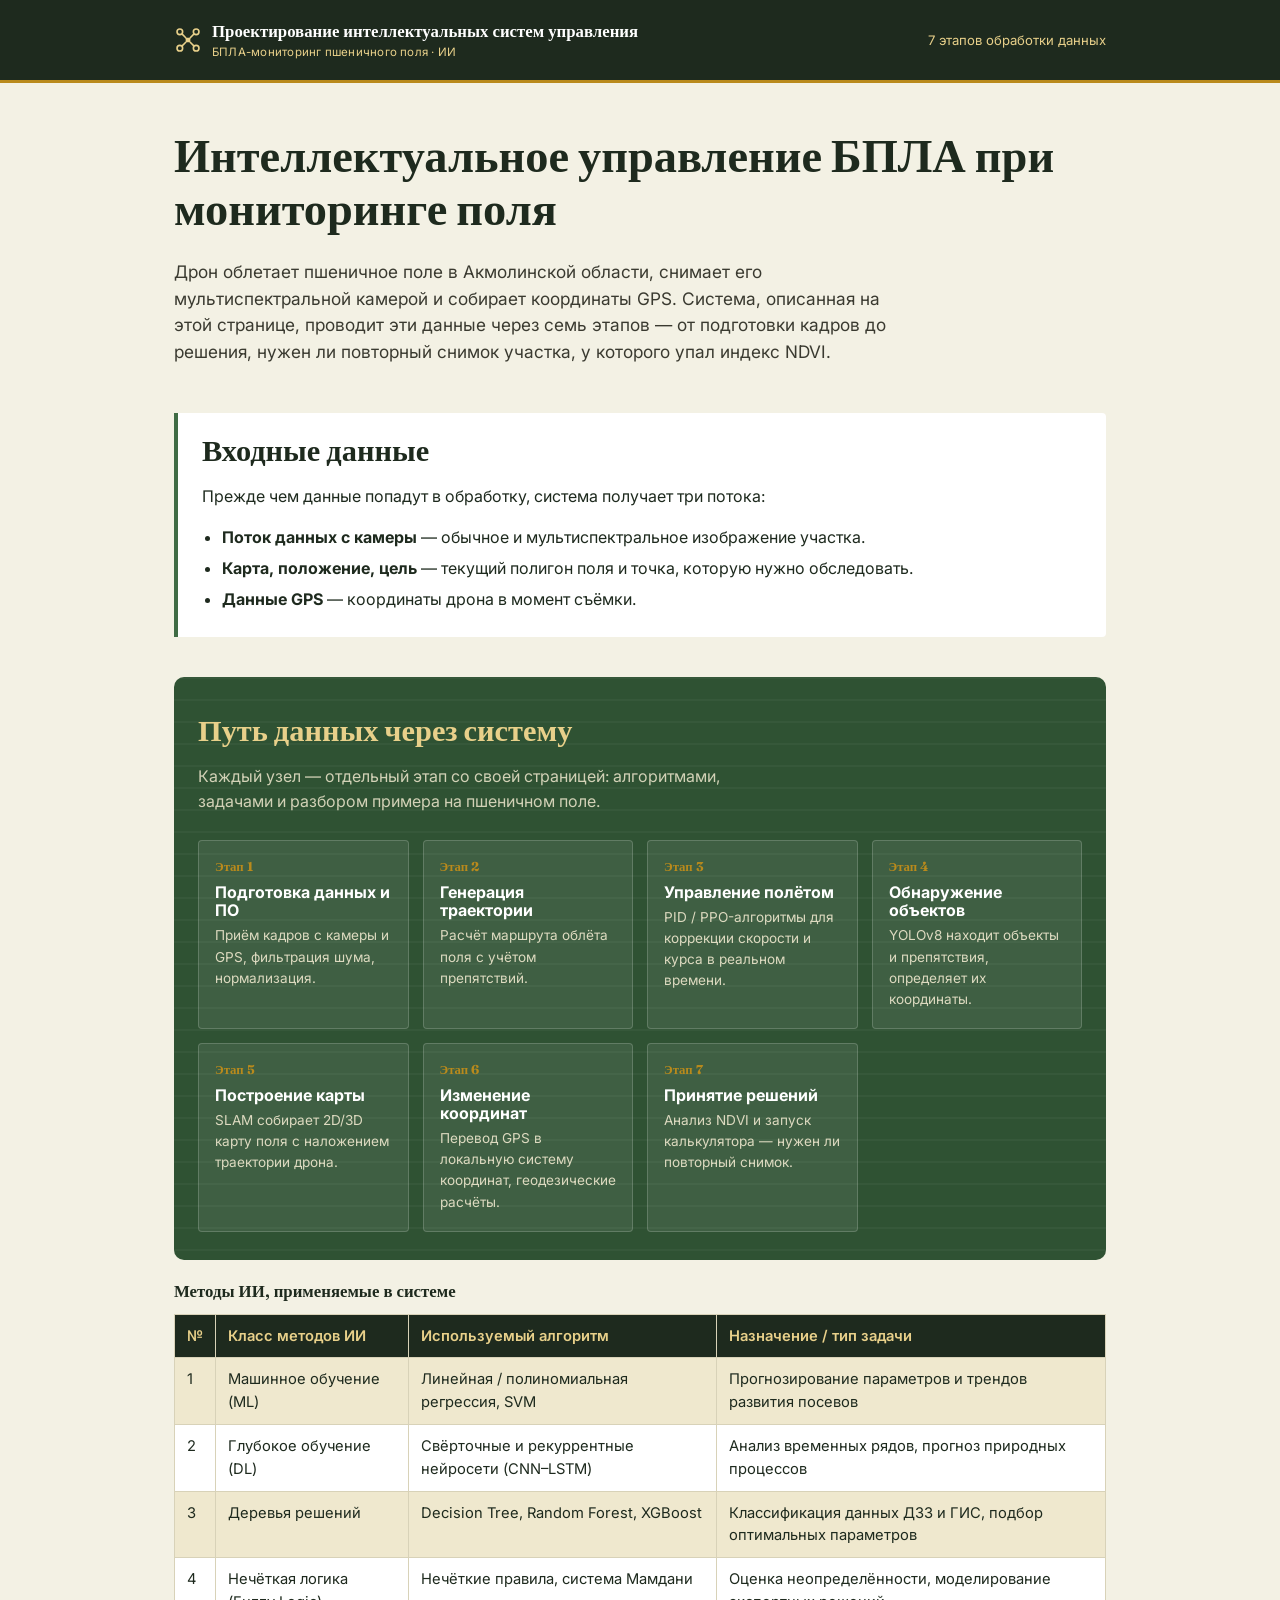
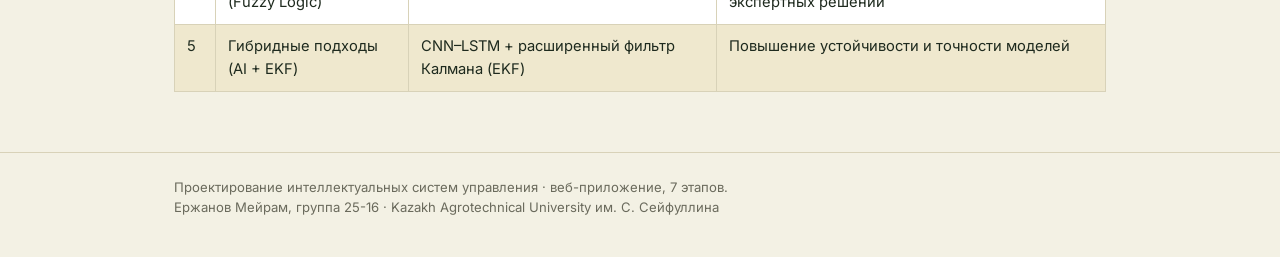
<file: index.html>
<!DOCTYPE html>
<html lang="ru">
<head>
<meta charset="UTF-8">
<meta name="viewport" content="width=device-width, initial-scale=1.0">
<title>Интеллектуальная система управления БПЛА — Проект</title>
<link rel="stylesheet" href="css/style.css">
</head>
<body>

<header class="site-header">
  <div class="container">
    <a class="brand" href="index.html">
      <svg viewBox="0 0 24 24" fill="none" xmlns="http://www.w3.org/2000/svg">
        <circle cx="5" cy="5" r="2.4" stroke="#E8D08A" stroke-width="1.4"/>
        <circle cx="19" cy="5" r="2.4" stroke="#E8D08A" stroke-width="1.4"/>
        <circle cx="5" cy="19" r="2.4" stroke="#E8D08A" stroke-width="1.4"/>
        <circle cx="19" cy="19" r="2.4" stroke="#E8D08A" stroke-width="1.4"/>
        <line x1="6.6" y1="6.6" x2="10.3" y2="10.3" stroke="#E8D08A" stroke-width="1.4"/>
        <line x1="17.4" y1="6.6" x2="13.7" y2="10.3" stroke="#E8D08A" stroke-width="1.4"/>
        <line x1="6.6" y1="17.4" x2="10.3" y2="13.7" stroke="#E8D08A" stroke-width="1.4"/>
        <line x1="17.4" y1="17.4" x2="13.7" y2="13.7" stroke="#E8D08A" stroke-width="1.4"/>
        <rect x="10" y="10" width="4" height="4" rx="0.6" fill="#E8D08A"/>
      </svg>
      <span class="brand-text">Проектирование интеллектуальных систем управления
        <small>БПЛА-мониторинг пшеничного поля · ИИ</small>
      </span>
    </a>
    <span class="header-tag">7 этапов обработки данных</span>
  </div>
</header>

<main class="container">

  <section class="hero">
    <h1>Интеллектуальное управление БПЛА при мониторинге поля</h1>
    <p class="lead">
      Дрон облетает пшеничное поле в Акмолинской области, снимает его
      мультиспектральной камерой и собирает координаты GPS. Система,
      описанная на этой странице, проводит эти данные через семь этапов —
      от подготовки кадров до решения, нужен ли повторный снимок участка,
      у которого упал индекс NDVI.
    </p>
  </section>

  <section class="panel">
    <h2>Входные данные</h2>
    <p>Прежде чем данные попадут в обработку, система получает три потока:</p>
    <ul class="tasklist">
      <li><strong>Поток данных с камеры</strong> — обычное и мультиспектральное изображение участка.</li>
      <li><strong>Карта, положение, цель</strong> — текущий полигон поля и точка, которую нужно обследовать.</li>
      <li><strong>Данные GPS</strong> — координаты дрона в момент съёмки.</li>
    </ul>
  </section>

  <section class="field-path" aria-label="Семь этапов обработки">
    <h2>Путь данных через систему</h2>
    <p class="sub">Каждый узел — отдельный этап со своей страницей: алгоритмами, задачами и разбором примера на пшеничном поле.</p>
    <div class="path-grid">

      <a class="path-node" href="etap1.html">
        <span class="n">Этап 1</span>
        <h3>Подготовка данных и ПО</h3>
        <p>Приём кадров с камеры и GPS, фильтрация шума, нормализация.</p>
      </a>

      <a class="path-node" href="etap2.html">
        <span class="n">Этап 2</span>
        <h3>Генерация траектории</h3>
        <p>Расчёт маршрута облёта поля с учётом препятствий.</p>
      </a>

      <a class="path-node" href="etap3.html">
        <span class="n">Этап 3</span>
        <h3>Управление полётом</h3>
        <p>PID / PPO-алгоритмы для коррекции скорости и курса в реальном времени.</p>
      </a>

      <a class="path-node" href="etap4.html">
        <span class="n">Этап 4</span>
        <h3>Обнаружение объектов</h3>
        <p>YOLOv8 находит объекты и препятствия, определяет их координаты.</p>
      </a>

      <a class="path-node" href="etap5.html">
        <span class="n">Этап 5</span>
        <h3>Построение карты</h3>
        <p>SLAM собирает 2D/3D карту поля с наложением траектории дрона.</p>
      </a>

      <a class="path-node" href="etap6.html">
        <span class="n">Этап 6</span>
        <h3>Изменение координат</h3>
        <p>Перевод GPS в локальную систему координат, геодезические расчёты.</p>
      </a>

      <a class="path-node" href="etap7.html">
        <span class="n">Этап 7</span>
        <h3>Принятие решений</h3>
        <p>Анализ NDVI и запуск калькулятора — нужен ли повторный снимок.</p>
      </a>

    </div>
  </section>

  <section>
    <div class="ai-table-wrap">
      <table class="ai-table">
        <caption>Методы ИИ, применяемые в системе</caption>
        <thead>
          <tr><th>№</th><th>Класс методов ИИ</th><th>Используемый алгоритм</th><th>Назначение / тип задачи</th></tr>
        </thead>
        <tbody>
          <tr>
            <td>1</td><td>Машинное обучение (ML)</td>
            <td>Линейная / полиномиальная регрессия, SVM</td>
            <td>Прогнозирование параметров и трендов развития посевов</td>
          </tr>
          <tr>
            <td>2</td><td>Глубокое обучение (DL)</td>
            <td>Свёрточные и рекуррентные нейросети (CNN–LSTM)</td>
            <td>Анализ временных рядов, прогноз природных процессов</td>
          </tr>
          <tr>
            <td>3</td><td>Деревья решений</td>
            <td>Decision Tree, Random Forest, XGBoost</td>
            <td>Классификация данных ДЗЗ и ГИС, подбор оптимальных параметров</td>
          </tr>
          <tr>
            <td>4</td><td>Нечёткая логика (Fuzzy Logic)</td>
            <td>Нечёткие правила, система Мамдани</td>
            <td>Оценка неопределённости, моделирование экспертных решений</td>
          </tr>
          <tr>
            <td>5</td><td>Гибридные подходы (AI + EKF)</td>
            <td>CNN–LSTM + расширенный фильтр Калмана (EKF)</td>
            <td>Повышение устойчивости и точности моделей</td>
          </tr>
        </tbody>
      </table>
    </div>
  </section>

</main>

<footer class="site-footer">
  <div class="container">
    Проектирование интеллектуальных систем управления · веб-приложение, 7 этапов.<br>
    Ержанов Мейрам, группа 25-16 · Kazakh Agrotechnical University им. С. Сейфуллина
  </div>
</footer>

<script src="js/script.js"></script>
</body>
</html>
</file>
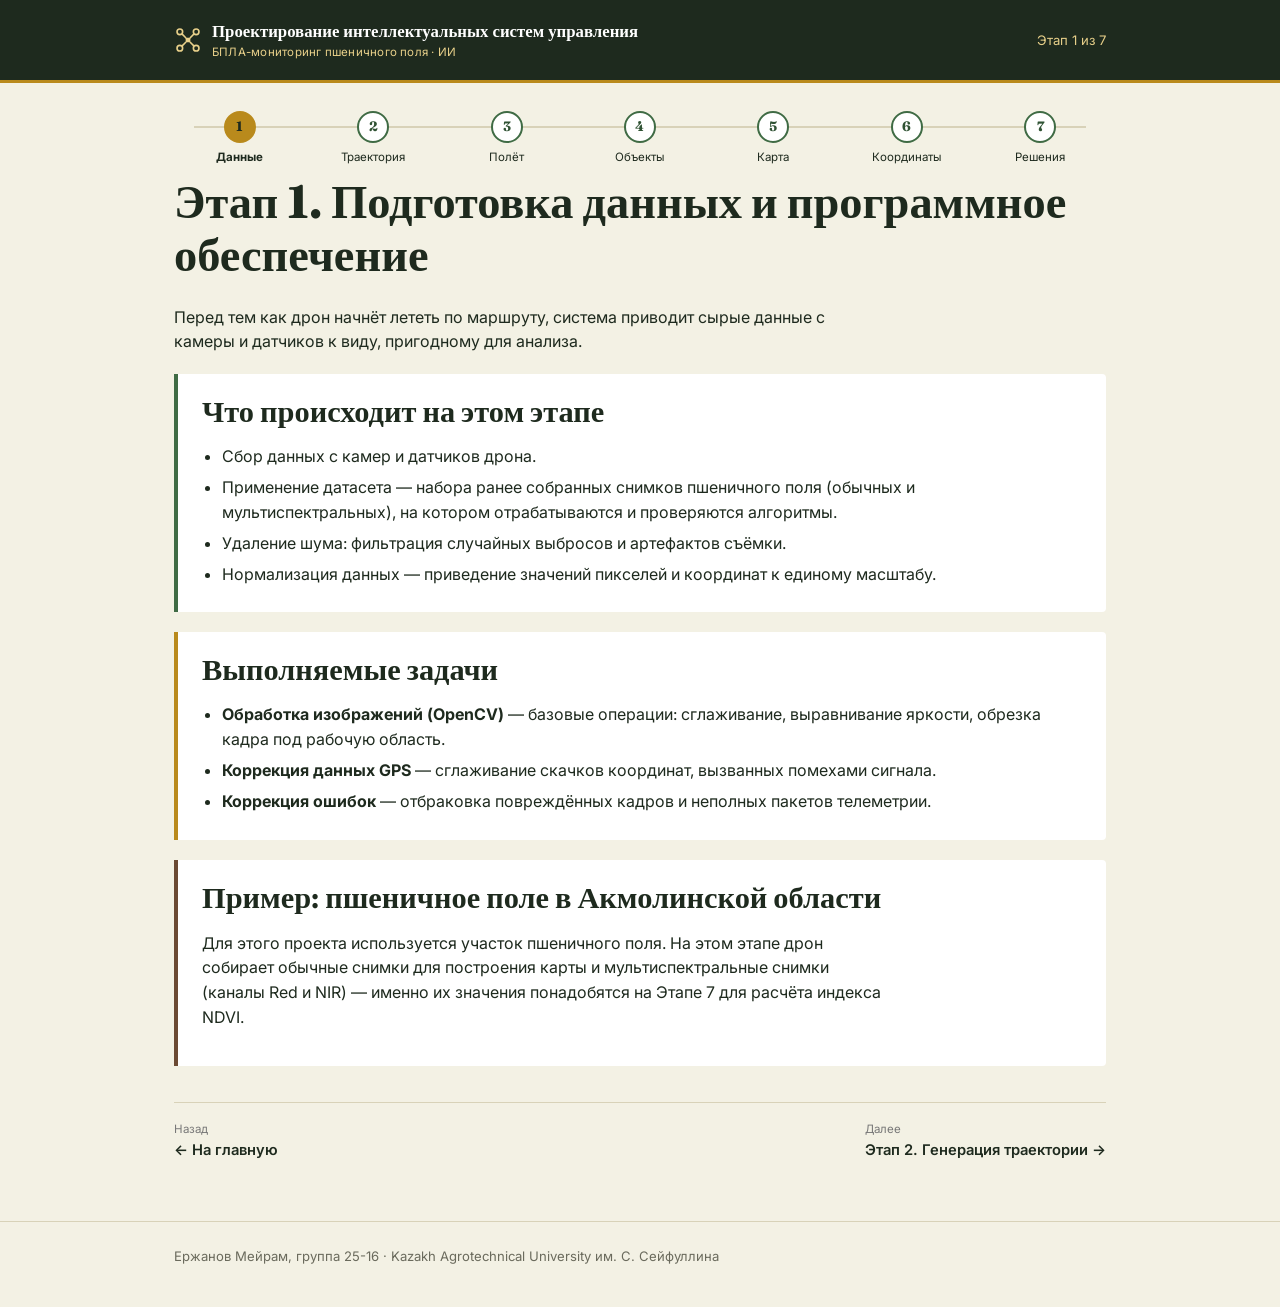
<file: etap1.html>
<!DOCTYPE html>
<html lang="ru">
<head>
<meta charset="UTF-8">
<meta name="viewport" content="width=device-width, initial-scale=1.0">
<title>Этап 1. Подготовка данных и ПО</title>
<link rel="stylesheet" href="css/style.css">
</head>
<body>

<header class="site-header">
  <div class="container">
    <a class="brand" href="index.html">
      <svg viewBox="0 0 24 24" fill="none" xmlns="http://www.w3.org/2000/svg">
        <circle cx="5" cy="5" r="2.4" stroke="#E8D08A" stroke-width="1.4"/><circle cx="19" cy="5" r="2.4" stroke="#E8D08A" stroke-width="1.4"/>
        <circle cx="5" cy="19" r="2.4" stroke="#E8D08A" stroke-width="1.4"/><circle cx="19" cy="19" r="2.4" stroke="#E8D08A" stroke-width="1.4"/>
        <line x1="6.6" y1="6.6" x2="10.3" y2="10.3" stroke="#E8D08A" stroke-width="1.4"/><line x1="17.4" y1="6.6" x2="13.7" y2="10.3" stroke="#E8D08A" stroke-width="1.4"/>
        <line x1="6.6" y1="17.4" x2="10.3" y2="13.7" stroke="#E8D08A" stroke-width="1.4"/><line x1="17.4" y1="17.4" x2="13.7" y2="13.7" stroke="#E8D08A" stroke-width="1.4"/>
        <rect x="10" y="10" width="4" height="4" rx="0.6" fill="#E8D08A"/>
      </svg>
      <span class="brand-text">Проектирование интеллектуальных систем управления<small>БПЛА-мониторинг пшеничного поля · ИИ</small></span>
    </a>
    <span class="header-tag">Этап 1 из 7</span>
  </div>
</header>

<main class="container">

  <nav class="stepper" aria-label="Этапы">
    <ul class="stepper-track">
      <li><a href="etap1.html"><span class="step-dot">1</span>Данные</a></li>
      <li><a href="etap2.html"><span class="step-dot">2</span>Траектория</a></li>
      <li><a href="etap3.html"><span class="step-dot">3</span>Полёт</a></li>
      <li><a href="etap4.html"><span class="step-dot">4</span>Объекты</a></li>
      <li><a href="etap5.html"><span class="step-dot">5</span>Карта</a></li>
      <li><a href="etap6.html"><span class="step-dot">6</span>Координаты</a></li>
      <li><a href="etap7.html"><span class="step-dot">7</span>Решения</a></li>
    </ul>
  </nav>

  <h1>Этап 1. Подготовка данных и программное обеспечение</h1>
  <p class="lead">Перед тем как дрон начнёт лететь по маршруту, система приводит сырые данные с камеры и датчиков к виду, пригодному для анализа.</p>

  <div class="panel">
    <h2>Что происходит на этом этапе</h2>
    <ul class="tasklist">
      <li>Сбор данных с камер и датчиков дрона.</li>
      <li>Применение датасета — набора ранее собранных снимков пшеничного поля (обычных и мультиспектральных), на котором отрабатываются и проверяются алгоритмы.</li>
      <li>Удаление шума: фильтрация случайных выбросов и артефактов съёмки.</li>
      <li>Нормализация данных — приведение значений пикселей и координат к единому масштабу.</li>
    </ul>
  </div>

  <div class="panel gold">
    <h2>Выполняемые задачи</h2>
    <ul class="tasklist">
      <li><strong>Обработка изображений (OpenCV)</strong> — базовые операции: сглаживание, выравнивание яркости, обрезка кадра под рабочую область.</li>
      <li><strong>Коррекция данных GPS</strong> — сглаживание скачков координат, вызванных помехами сигнала.</li>
      <li><strong>Коррекция ошибок</strong> — отбраковка повреждённых кадров и неполных пакетов телеметрии.</li>
    </ul>
  </div>

  <div class="panel soil">
    <h2>Пример: пшеничное поле в Акмолинской области</h2>
    <p>Для этого проекта используется участок пшеничного поля. На этом этапе дрон собирает обычные снимки для построения карты и мультиспектральные снимки (каналы Red и NIR) — именно их значения понадобятся на Этапе 7 для расчёта индекса NDVI.</p>
  </div>

  <div class="stage-nav">
    <a href="index.html"><span class="lbl">Назад</span>← На главную</a>
    <a href="etap2.html"><span class="lbl">Далее</span>Этап 2. Генерация траектории →</a>
  </div>

</main>

<footer class="site-footer">
  <div class="container">Ержанов Мейрам, группа 25-16 · Kazakh Agrotechnical University им. С. Сейфуллина</div>
</footer>

<script src="js/script.js"></script>
</body>
</html>
</file>
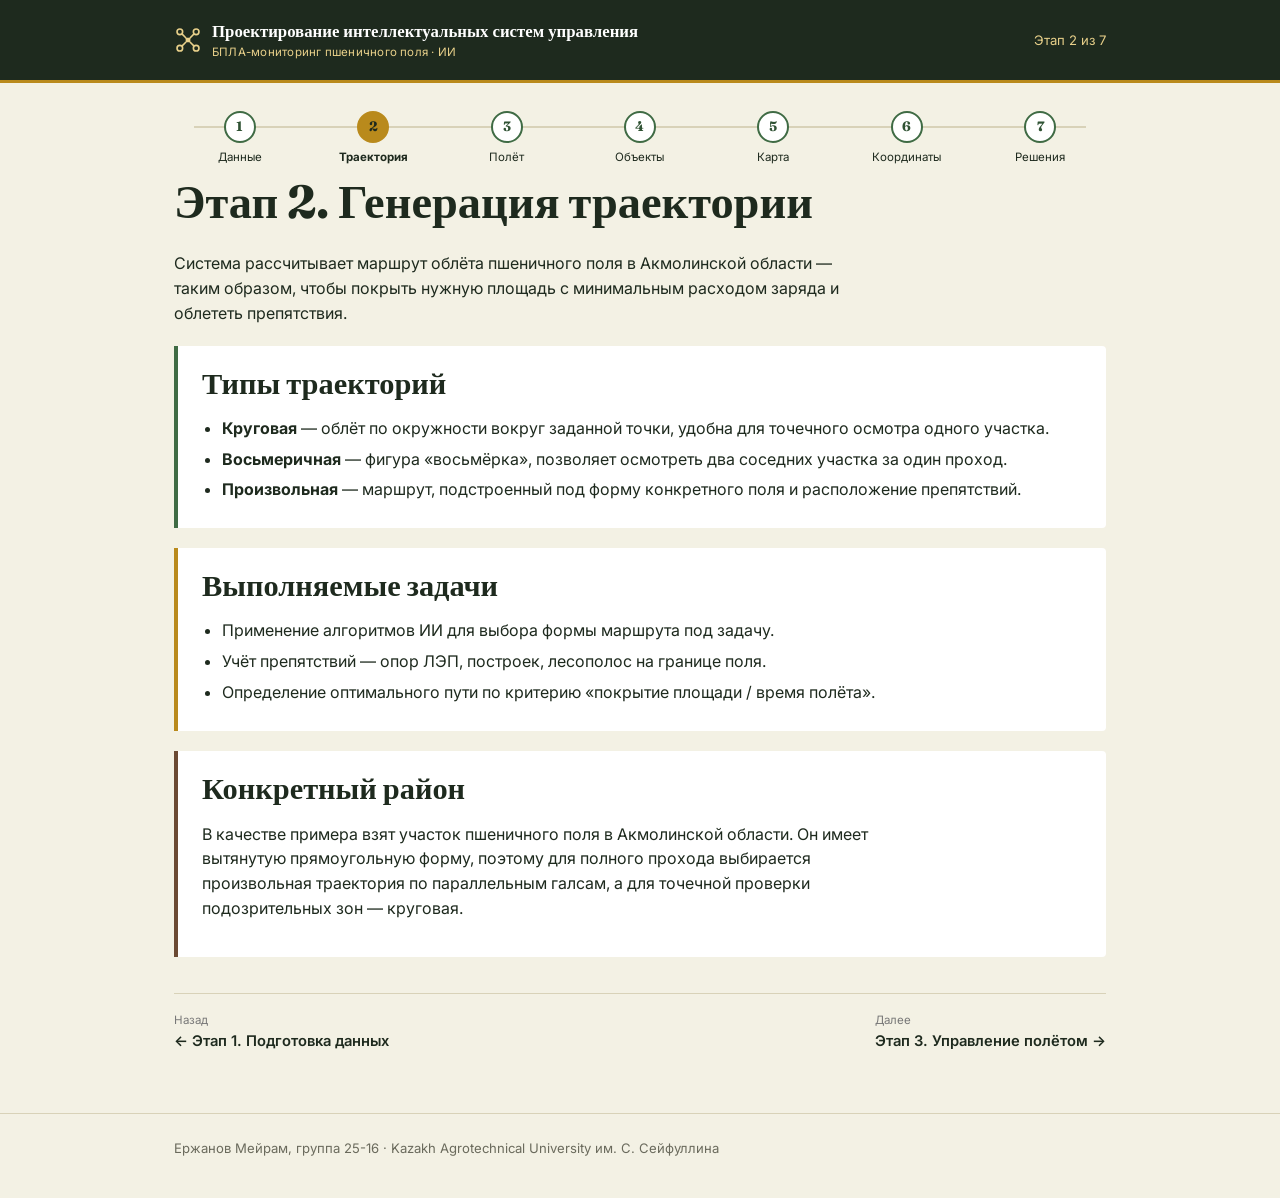
<file: etap2.html>
<!DOCTYPE html>
<html lang="ru">
<head>
<meta charset="UTF-8">
<meta name="viewport" content="width=device-width, initial-scale=1.0">
<title>Этап 2. Генерация траектории</title>
<link rel="stylesheet" href="css/style.css">
</head>
<body>

<header class="site-header">
  <div class="container">
    <a class="brand" href="index.html">
      <svg viewBox="0 0 24 24" fill="none" xmlns="http://www.w3.org/2000/svg">
        <circle cx="5" cy="5" r="2.4" stroke="#E8D08A" stroke-width="1.4"/><circle cx="19" cy="5" r="2.4" stroke="#E8D08A" stroke-width="1.4"/>
        <circle cx="5" cy="19" r="2.4" stroke="#E8D08A" stroke-width="1.4"/><circle cx="19" cy="19" r="2.4" stroke="#E8D08A" stroke-width="1.4"/>
        <line x1="6.6" y1="6.6" x2="10.3" y2="10.3" stroke="#E8D08A" stroke-width="1.4"/><line x1="17.4" y1="6.6" x2="13.7" y2="10.3" stroke="#E8D08A" stroke-width="1.4"/>
        <line x1="6.6" y1="17.4" x2="10.3" y2="13.7" stroke="#E8D08A" stroke-width="1.4"/><line x1="17.4" y1="17.4" x2="13.7" y2="13.7" stroke="#E8D08A" stroke-width="1.4"/>
        <rect x="10" y="10" width="4" height="4" rx="0.6" fill="#E8D08A"/>
      </svg>
      <span class="brand-text">Проектирование интеллектуальных систем управления<small>БПЛА-мониторинг пшеничного поля · ИИ</small></span>
    </a>
    <span class="header-tag">Этап 2 из 7</span>
  </div>
</header>

<main class="container">

  <nav class="stepper" aria-label="Этапы">
    <ul class="stepper-track">
      <li><a href="etap1.html"><span class="step-dot">1</span>Данные</a></li>
      <li><a href="etap2.html"><span class="step-dot">2</span>Траектория</a></li>
      <li><a href="etap3.html"><span class="step-dot">3</span>Полёт</a></li>
      <li><a href="etap4.html"><span class="step-dot">4</span>Объекты</a></li>
      <li><a href="etap5.html"><span class="step-dot">5</span>Карта</a></li>
      <li><a href="etap6.html"><span class="step-dot">6</span>Координаты</a></li>
      <li><a href="etap7.html"><span class="step-dot">7</span>Решения</a></li>
    </ul>
  </nav>

  <h1>Этап 2. Генерация траектории</h1>
  <p class="lead">Система рассчитывает маршрут облёта пшеничного поля в Акмолинской области — таким образом, чтобы покрыть нужную площадь с минимальным расходом заряда и облететь препятствия.</p>

  
  <div class="panel">
    <h2>Типы траекторий</h2>
    <ul class="tasklist">
      <li><strong>Круговая</strong> — облёт по окружности вокруг заданной точки, удобна для точечного осмотра одного участка.</li>
      <li><strong>Восьмеричная</strong> — фигура «восьмёрка», позволяет осмотреть два соседних участка за один проход.</li>
      <li><strong>Произвольная</strong> — маршрут, подстроенный под форму конкретного поля и расположение препятствий.</li>
    </ul>
  </div>
  <div class="panel gold">
    <h2>Выполняемые задачи</h2>
    <ul class="tasklist">
      <li>Применение алгоритмов ИИ для выбора формы маршрута под задачу.</li>
      <li>Учёт препятствий — опор ЛЭП, построек, лесополос на границе поля.</li>
      <li>Определение оптимального пути по критерию «покрытие площади / время полёта».</li>
    </ul>
  </div>
  <div class="panel soil">
    <h2>Конкретный район</h2>
    <p>В качестве примера взят участок пшеничного поля в Акмолинской области. Он имеет вытянутую прямоугольную форму, поэтому для полного прохода выбирается произвольная траектория по параллельным галсам, а для точечной проверки подозрительных зон — круговая.</p>
  </div>
  

  <div class="stage-nav">
    <a href="etap1.html"><span class="lbl">Назад</span>← Этап 1. Подготовка данных</a>
    <a href="etap3.html"><span class="lbl">Далее</span>Этап 3. Управление полётом →</a>
  </div>

</main>

<footer class="site-footer">
  <div class="container">Ержанов Мейрам, группа 25-16 · Kazakh Agrotechnical University им. С. Сейфуллина</div>
</footer>

<script src="js/script.js"></script>

</body>
</html>
</file>
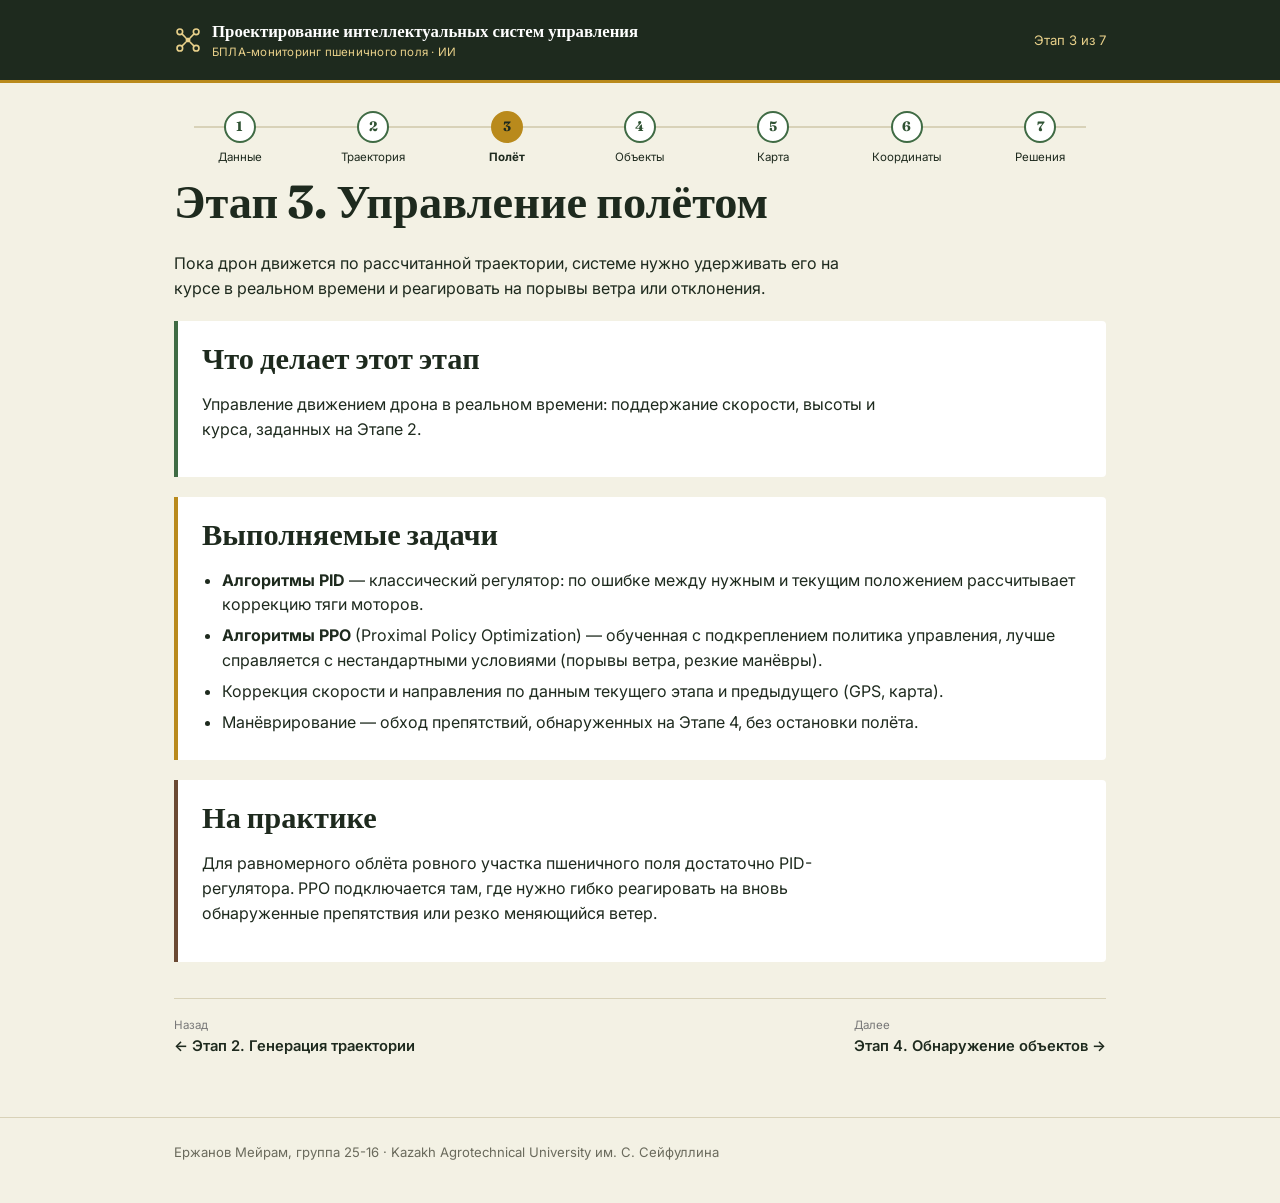
<file: etap3.html>
<!DOCTYPE html>
<html lang="ru">
<head>
<meta charset="UTF-8">
<meta name="viewport" content="width=device-width, initial-scale=1.0">
<title>Этап 3. Управление полётом</title>
<link rel="stylesheet" href="css/style.css">
</head>
<body>

<header class="site-header">
  <div class="container">
    <a class="brand" href="index.html">
      <svg viewBox="0 0 24 24" fill="none" xmlns="http://www.w3.org/2000/svg">
        <circle cx="5" cy="5" r="2.4" stroke="#E8D08A" stroke-width="1.4"/><circle cx="19" cy="5" r="2.4" stroke="#E8D08A" stroke-width="1.4"/>
        <circle cx="5" cy="19" r="2.4" stroke="#E8D08A" stroke-width="1.4"/><circle cx="19" cy="19" r="2.4" stroke="#E8D08A" stroke-width="1.4"/>
        <line x1="6.6" y1="6.6" x2="10.3" y2="10.3" stroke="#E8D08A" stroke-width="1.4"/><line x1="17.4" y1="6.6" x2="13.7" y2="10.3" stroke="#E8D08A" stroke-width="1.4"/>
        <line x1="6.6" y1="17.4" x2="10.3" y2="13.7" stroke="#E8D08A" stroke-width="1.4"/><line x1="17.4" y1="17.4" x2="13.7" y2="13.7" stroke="#E8D08A" stroke-width="1.4"/>
        <rect x="10" y="10" width="4" height="4" rx="0.6" fill="#E8D08A"/>
      </svg>
      <span class="brand-text">Проектирование интеллектуальных систем управления<small>БПЛА-мониторинг пшеничного поля · ИИ</small></span>
    </a>
    <span class="header-tag">Этап 3 из 7</span>
  </div>
</header>

<main class="container">

  <nav class="stepper" aria-label="Этапы">
    <ul class="stepper-track">
      <li><a href="etap1.html"><span class="step-dot">1</span>Данные</a></li>
      <li><a href="etap2.html"><span class="step-dot">2</span>Траектория</a></li>
      <li><a href="etap3.html"><span class="step-dot">3</span>Полёт</a></li>
      <li><a href="etap4.html"><span class="step-dot">4</span>Объекты</a></li>
      <li><a href="etap5.html"><span class="step-dot">5</span>Карта</a></li>
      <li><a href="etap6.html"><span class="step-dot">6</span>Координаты</a></li>
      <li><a href="etap7.html"><span class="step-dot">7</span>Решения</a></li>
    </ul>
  </nav>

  <h1>Этап 3. Управление полётом</h1>
  <p class="lead">Пока дрон движется по рассчитанной траектории, системе нужно удерживать его на курсе в реальном времени и реагировать на порывы ветра или отклонения.</p>

  
  <div class="panel">
    <h2>Что делает этот этап</h2>
    <p>Управление движением дрона в реальном времени: поддержание скорости, высоты и курса, заданных на Этапе 2.</p>
  </div>
  <div class="panel gold">
    <h2>Выполняемые задачи</h2>
    <ul class="tasklist">
      <li><strong>Алгоритмы PID</strong> — классический регулятор: по ошибке между нужным и текущим положением рассчитывает коррекцию тяги моторов.</li>
      <li><strong>Алгоритмы PPO</strong> (Proximal Policy Optimization) — обученная с подкреплением политика управления, лучше справляется с нестандартными условиями (порывы ветра, резкие манёвры).</li>
      <li>Коррекция скорости и направления по данным текущего этапа и предыдущего (GPS, карта).</li>
      <li>Манёврирование — обход препятствий, обнаруженных на Этапе 4, без остановки полёта.</li>
    </ul>
  </div>
  <div class="panel soil">
    <h2>На практике</h2>
    <p>Для равномерного облёта ровного участка пшеничного поля достаточно PID-регулятора. PPO подключается там, где нужно гибко реагировать на вновь обнаруженные препятствия или резко меняющийся ветер.</p>
  </div>
  

  <div class="stage-nav">
    <a href="etap2.html"><span class="lbl">Назад</span>← Этап 2. Генерация траектории</a>
    <a href="etap4.html"><span class="lbl">Далее</span>Этап 4. Обнаружение объектов →</a>
  </div>

</main>

<footer class="site-footer">
  <div class="container">Ержанов Мейрам, группа 25-16 · Kazakh Agrotechnical University им. С. Сейфуллина</div>
</footer>

<script src="js/script.js"></script>

</body>
</html>
</file>
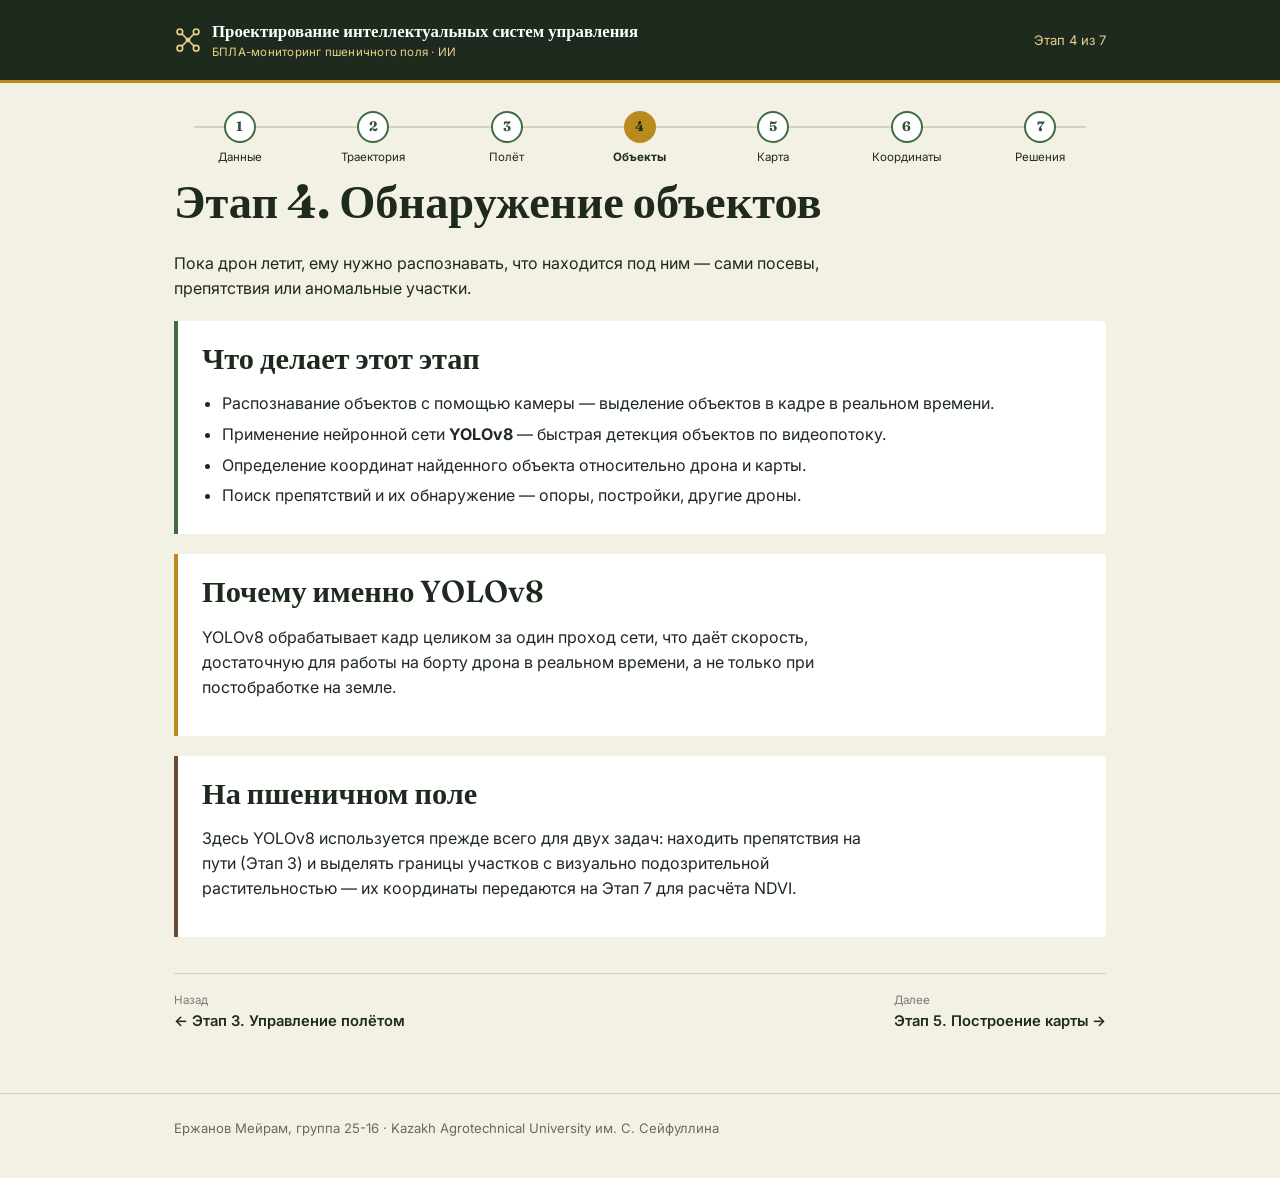
<file: etap4.html>
<!DOCTYPE html>
<html lang="ru">
<head>
<meta charset="UTF-8">
<meta name="viewport" content="width=device-width, initial-scale=1.0">
<title>Этап 4. Обнаружение объектов</title>
<link rel="stylesheet" href="css/style.css">
</head>
<body>

<header class="site-header">
  <div class="container">
    <a class="brand" href="index.html">
      <svg viewBox="0 0 24 24" fill="none" xmlns="http://www.w3.org/2000/svg">
        <circle cx="5" cy="5" r="2.4" stroke="#E8D08A" stroke-width="1.4"/><circle cx="19" cy="5" r="2.4" stroke="#E8D08A" stroke-width="1.4"/>
        <circle cx="5" cy="19" r="2.4" stroke="#E8D08A" stroke-width="1.4"/><circle cx="19" cy="19" r="2.4" stroke="#E8D08A" stroke-width="1.4"/>
        <line x1="6.6" y1="6.6" x2="10.3" y2="10.3" stroke="#E8D08A" stroke-width="1.4"/><line x1="17.4" y1="6.6" x2="13.7" y2="10.3" stroke="#E8D08A" stroke-width="1.4"/>
        <line x1="6.6" y1="17.4" x2="10.3" y2="13.7" stroke="#E8D08A" stroke-width="1.4"/><line x1="17.4" y1="17.4" x2="13.7" y2="13.7" stroke="#E8D08A" stroke-width="1.4"/>
        <rect x="10" y="10" width="4" height="4" rx="0.6" fill="#E8D08A"/>
      </svg>
      <span class="brand-text">Проектирование интеллектуальных систем управления<small>БПЛА-мониторинг пшеничного поля · ИИ</small></span>
    </a>
    <span class="header-tag">Этап 4 из 7</span>
  </div>
</header>

<main class="container">

  <nav class="stepper" aria-label="Этапы">
    <ul class="stepper-track">
      <li><a href="etap1.html"><span class="step-dot">1</span>Данные</a></li>
      <li><a href="etap2.html"><span class="step-dot">2</span>Траектория</a></li>
      <li><a href="etap3.html"><span class="step-dot">3</span>Полёт</a></li>
      <li><a href="etap4.html"><span class="step-dot">4</span>Объекты</a></li>
      <li><a href="etap5.html"><span class="step-dot">5</span>Карта</a></li>
      <li><a href="etap6.html"><span class="step-dot">6</span>Координаты</a></li>
      <li><a href="etap7.html"><span class="step-dot">7</span>Решения</a></li>
    </ul>
  </nav>

  <h1>Этап 4. Обнаружение объектов</h1>
  <p class="lead">Пока дрон летит, ему нужно распознавать, что находится под ним — сами посевы, препятствия или аномальные участки.</p>

  
  <div class="panel">
    <h2>Что делает этот этап</h2>
    <ul class="tasklist">
      <li>Распознавание объектов с помощью камеры — выделение объектов в кадре в реальном времени.</li>
      <li>Применение нейронной сети <strong>YOLOv8</strong> — быстрая детекция объектов по видеопотоку.</li>
      <li>Определение координат найденного объекта относительно дрона и карты.</li>
      <li>Поиск препятствий и их обнаружение — опоры, постройки, другие дроны.</li>
    </ul>
  </div>
  <div class="panel gold">
    <h2>Почему именно YOLOv8</h2>
    <p>YOLOv8 обрабатывает кадр целиком за один проход сети, что даёт скорость, достаточную для работы на борту дрона в реальном времени, а не только при постобработке на земле.</p>
  </div>
  <div class="panel soil">
    <h2>На пшеничном поле</h2>
    <p>Здесь YOLOv8 используется прежде всего для двух задач: находить препятствия на пути (Этап 3) и выделять границы участков с визуально подозрительной растительностью — их координаты передаются на Этап 7 для расчёта NDVI.</p>
  </div>
  

  <div class="stage-nav">
    <a href="etap3.html"><span class="lbl">Назад</span>← Этап 3. Управление полётом</a>
    <a href="etap5.html"><span class="lbl">Далее</span>Этап 5. Построение карты →</a>
  </div>

</main>

<footer class="site-footer">
  <div class="container">Ержанов Мейрам, группа 25-16 · Kazakh Agrotechnical University им. С. Сейфуллина</div>
</footer>

<script src="js/script.js"></script>

</body>
</html>
</file>
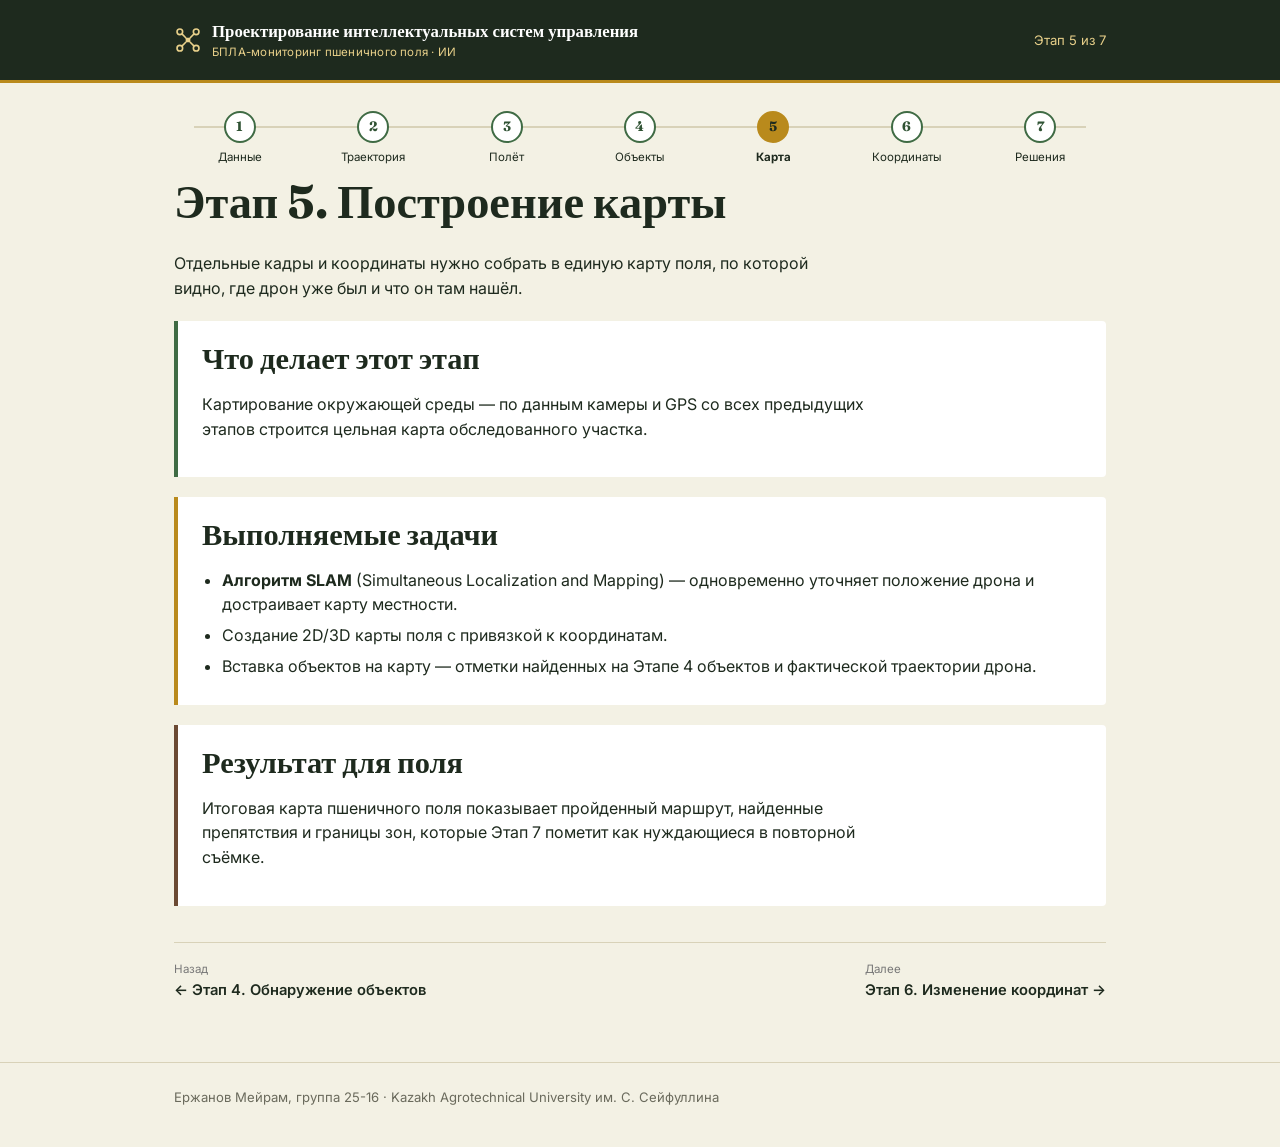
<file: etap5.html>
<!DOCTYPE html>
<html lang="ru">
<head>
<meta charset="UTF-8">
<meta name="viewport" content="width=device-width, initial-scale=1.0">
<title>Этап 5. Построение карты</title>
<link rel="stylesheet" href="css/style.css">
</head>
<body>

<header class="site-header">
  <div class="container">
    <a class="brand" href="index.html">
      <svg viewBox="0 0 24 24" fill="none" xmlns="http://www.w3.org/2000/svg">
        <circle cx="5" cy="5" r="2.4" stroke="#E8D08A" stroke-width="1.4"/><circle cx="19" cy="5" r="2.4" stroke="#E8D08A" stroke-width="1.4"/>
        <circle cx="5" cy="19" r="2.4" stroke="#E8D08A" stroke-width="1.4"/><circle cx="19" cy="19" r="2.4" stroke="#E8D08A" stroke-width="1.4"/>
        <line x1="6.6" y1="6.6" x2="10.3" y2="10.3" stroke="#E8D08A" stroke-width="1.4"/><line x1="17.4" y1="6.6" x2="13.7" y2="10.3" stroke="#E8D08A" stroke-width="1.4"/>
        <line x1="6.6" y1="17.4" x2="10.3" y2="13.7" stroke="#E8D08A" stroke-width="1.4"/><line x1="17.4" y1="17.4" x2="13.7" y2="13.7" stroke="#E8D08A" stroke-width="1.4"/>
        <rect x="10" y="10" width="4" height="4" rx="0.6" fill="#E8D08A"/>
      </svg>
      <span class="brand-text">Проектирование интеллектуальных систем управления<small>БПЛА-мониторинг пшеничного поля · ИИ</small></span>
    </a>
    <span class="header-tag">Этап 5 из 7</span>
  </div>
</header>

<main class="container">

  <nav class="stepper" aria-label="Этапы">
    <ul class="stepper-track">
      <li><a href="etap1.html"><span class="step-dot">1</span>Данные</a></li>
      <li><a href="etap2.html"><span class="step-dot">2</span>Траектория</a></li>
      <li><a href="etap3.html"><span class="step-dot">3</span>Полёт</a></li>
      <li><a href="etap4.html"><span class="step-dot">4</span>Объекты</a></li>
      <li><a href="etap5.html"><span class="step-dot">5</span>Карта</a></li>
      <li><a href="etap6.html"><span class="step-dot">6</span>Координаты</a></li>
      <li><a href="etap7.html"><span class="step-dot">7</span>Решения</a></li>
    </ul>
  </nav>

  <h1>Этап 5. Построение карты</h1>
  <p class="lead">Отдельные кадры и координаты нужно собрать в единую карту поля, по которой видно, где дрон уже был и что он там нашёл.</p>

  
  <div class="panel">
    <h2>Что делает этот этап</h2>
    <p>Картирование окружающей среды — по данным камеры и GPS со всех предыдущих этапов строится цельная карта обследованного участка.</p>
  </div>
  <div class="panel gold">
    <h2>Выполняемые задачи</h2>
    <ul class="tasklist">
      <li><strong>Алгоритм SLAM</strong> (Simultaneous Localization and Mapping) — одновременно уточняет положение дрона и достраивает карту местности.</li>
      <li>Создание 2D/3D карты поля с привязкой к координатам.</li>
      <li>Вставка объектов на карту — отметки найденных на Этапе 4 объектов и фактической траектории дрона.</li>
    </ul>
  </div>
  <div class="panel soil">
    <h2>Результат для поля</h2>
    <p>Итоговая карта пшеничного поля показывает пройденный маршрут, найденные препятствия и границы зон, которые Этап 7 пометит как нуждающиеся в повторной съёмке.</p>
  </div>
  

  <div class="stage-nav">
    <a href="etap4.html"><span class="lbl">Назад</span>← Этап 4. Обнаружение объектов</a>
    <a href="etap6.html"><span class="lbl">Далее</span>Этап 6. Изменение координат →</a>
  </div>

</main>

<footer class="site-footer">
  <div class="container">Ержанов Мейрам, группа 25-16 · Kazakh Agrotechnical University им. С. Сейфуллина</div>
</footer>

<script src="js/script.js"></script>

</body>
</html>
</file>
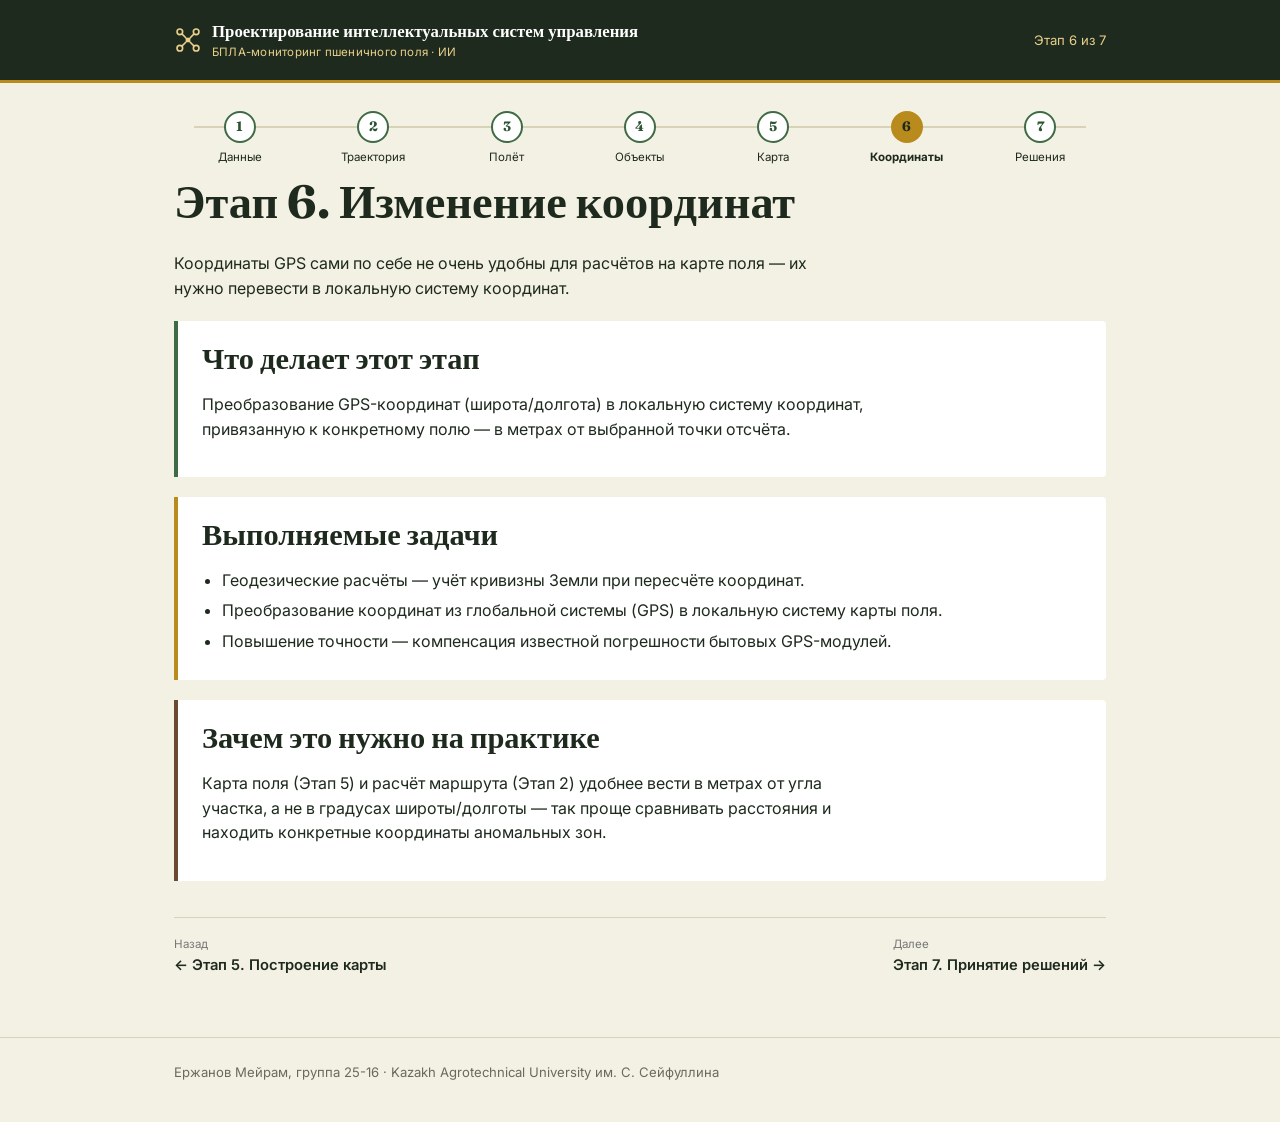
<file: etap6.html>
<!DOCTYPE html>
<html lang="ru">
<head>
<meta charset="UTF-8">
<meta name="viewport" content="width=device-width, initial-scale=1.0">
<title>Этап 6. Изменение координат</title>
<link rel="stylesheet" href="css/style.css">
</head>
<body>

<header class="site-header">
  <div class="container">
    <a class="brand" href="index.html">
      <svg viewBox="0 0 24 24" fill="none" xmlns="http://www.w3.org/2000/svg">
        <circle cx="5" cy="5" r="2.4" stroke="#E8D08A" stroke-width="1.4"/><circle cx="19" cy="5" r="2.4" stroke="#E8D08A" stroke-width="1.4"/>
        <circle cx="5" cy="19" r="2.4" stroke="#E8D08A" stroke-width="1.4"/><circle cx="19" cy="19" r="2.4" stroke="#E8D08A" stroke-width="1.4"/>
        <line x1="6.6" y1="6.6" x2="10.3" y2="10.3" stroke="#E8D08A" stroke-width="1.4"/><line x1="17.4" y1="6.6" x2="13.7" y2="10.3" stroke="#E8D08A" stroke-width="1.4"/>
        <line x1="6.6" y1="17.4" x2="10.3" y2="13.7" stroke="#E8D08A" stroke-width="1.4"/><line x1="17.4" y1="17.4" x2="13.7" y2="13.7" stroke="#E8D08A" stroke-width="1.4"/>
        <rect x="10" y="10" width="4" height="4" rx="0.6" fill="#E8D08A"/>
      </svg>
      <span class="brand-text">Проектирование интеллектуальных систем управления<small>БПЛА-мониторинг пшеничного поля · ИИ</small></span>
    </a>
    <span class="header-tag">Этап 6 из 7</span>
  </div>
</header>

<main class="container">

  <nav class="stepper" aria-label="Этапы">
    <ul class="stepper-track">
      <li><a href="etap1.html"><span class="step-dot">1</span>Данные</a></li>
      <li><a href="etap2.html"><span class="step-dot">2</span>Траектория</a></li>
      <li><a href="etap3.html"><span class="step-dot">3</span>Полёт</a></li>
      <li><a href="etap4.html"><span class="step-dot">4</span>Объекты</a></li>
      <li><a href="etap5.html"><span class="step-dot">5</span>Карта</a></li>
      <li><a href="etap6.html"><span class="step-dot">6</span>Координаты</a></li>
      <li><a href="etap7.html"><span class="step-dot">7</span>Решения</a></li>
    </ul>
  </nav>

  <h1>Этап 6. Изменение координат</h1>
  <p class="lead">Координаты GPS сами по себе не очень удобны для расчётов на карте поля — их нужно перевести в локальную систему координат.</p>

  
  <div class="panel">
    <h2>Что делает этот этап</h2>
    <p>Преобразование GPS-координат (широта/долгота) в локальную систему координат, привязанную к конкретному полю — в метрах от выбранной точки отсчёта.</p>
  </div>
  <div class="panel gold">
    <h2>Выполняемые задачи</h2>
    <ul class="tasklist">
      <li>Геодезические расчёты — учёт кривизны Земли при пересчёте координат.</li>
      <li>Преобразование координат из глобальной системы (GPS) в локальную систему карты поля.</li>
      <li>Повышение точности — компенсация известной погрешности бытовых GPS-модулей.</li>
    </ul>
  </div>
  <div class="panel soil">
    <h2>Зачем это нужно на практике</h2>
    <p>Карта поля (Этап 5) и расчёт маршрута (Этап 2) удобнее вести в метрах от угла участка, а не в градусах широты/долготы — так проще сравнивать расстояния и находить конкретные координаты аномальных зон.</p>
  </div>
  

  <div class="stage-nav">
    <a href="etap5.html"><span class="lbl">Назад</span>← Этап 5. Построение карты</a>
    <a href="etap7.html"><span class="lbl">Далее</span>Этап 7. Принятие решений →</a>
  </div>

</main>

<footer class="site-footer">
  <div class="container">Ержанов Мейрам, группа 25-16 · Kazakh Agrotechnical University им. С. Сейфуллина</div>
</footer>

<script src="js/script.js"></script>

</body>
</html>
</file>
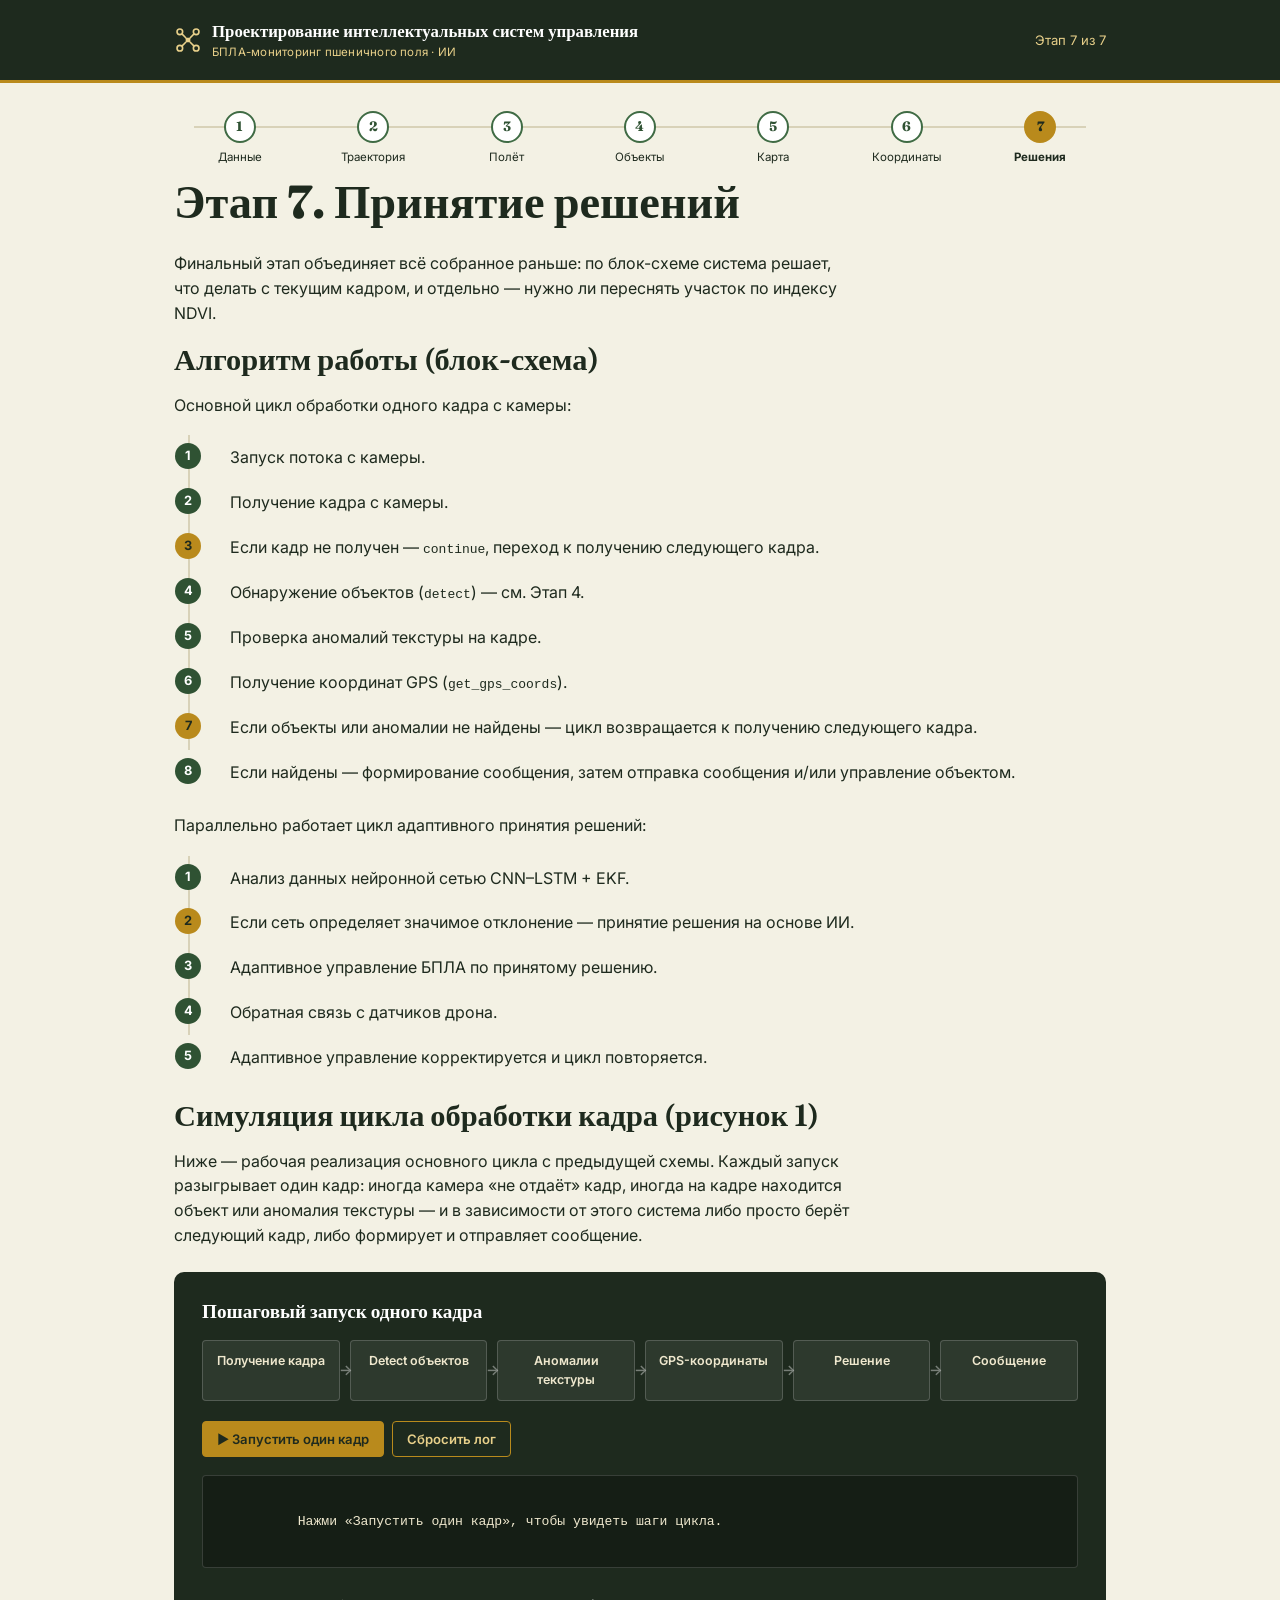
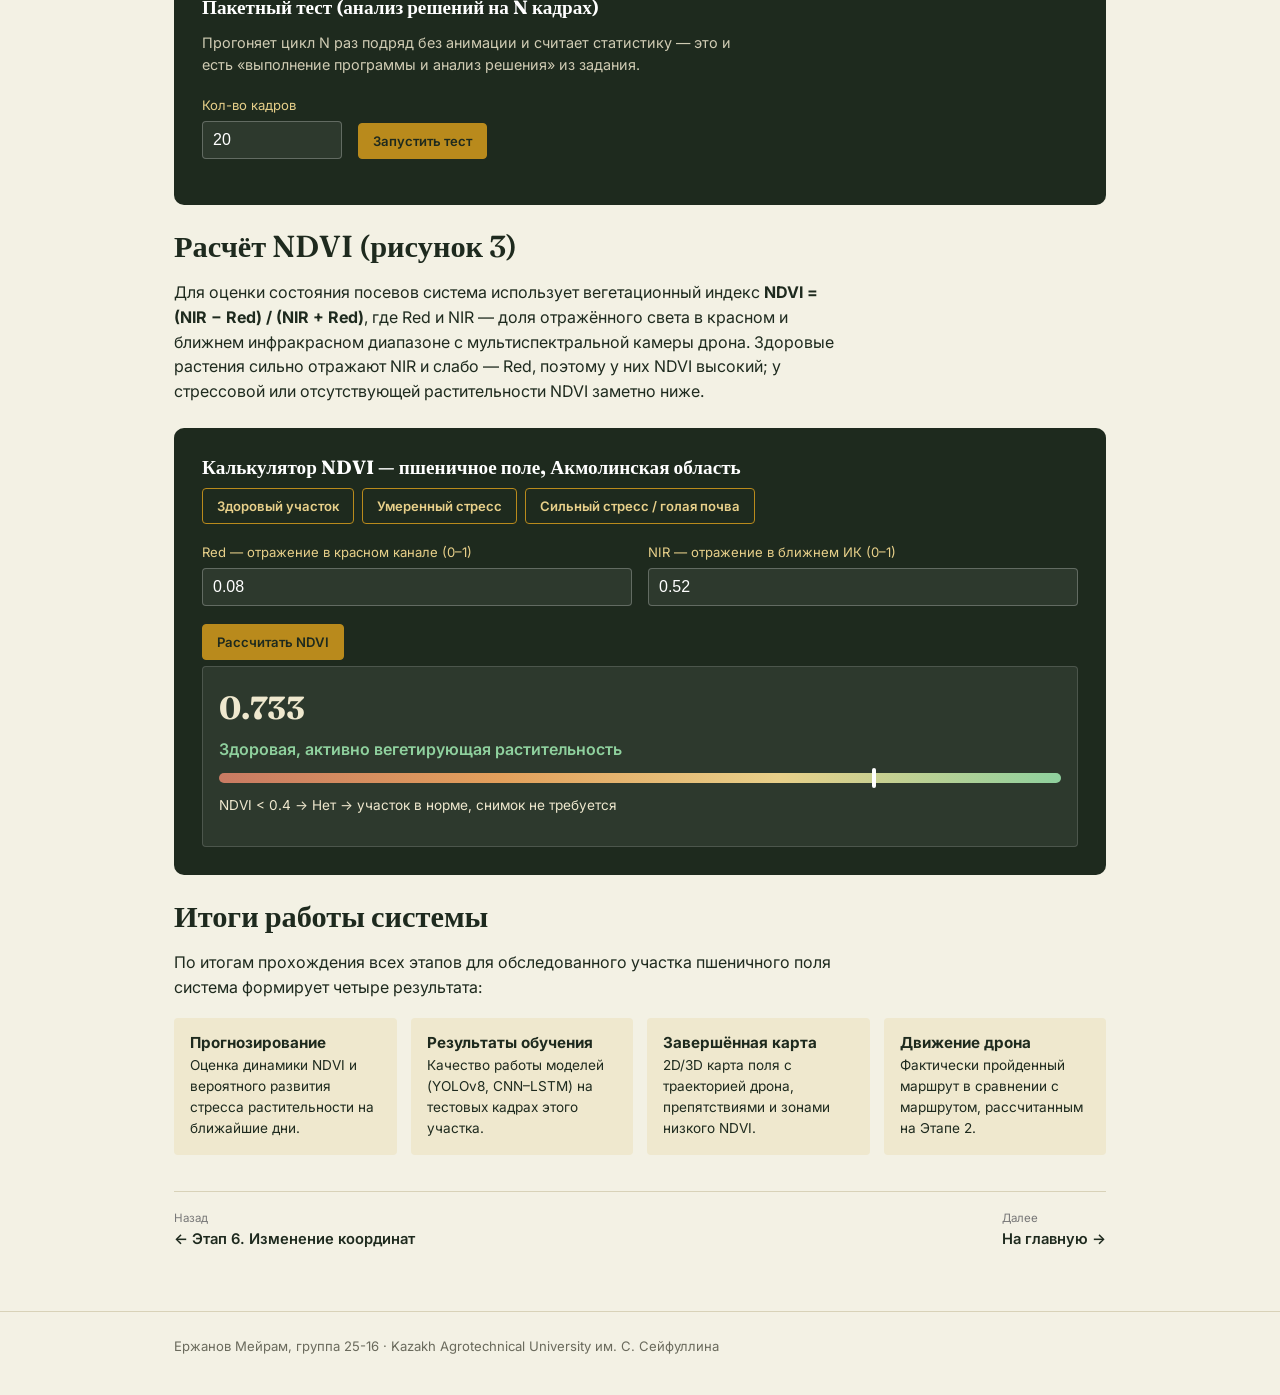
<file: etap7.html>
<!doctype html>
<html lang="ru">
  <head>
    <meta charset="UTF-8" />
    <meta name="viewport" content="width=device-width, initial-scale=1.0" />
    <title>Этап 7. Принятие решений</title>
    <link rel="stylesheet" href="css/style.css" />
  </head>
  <body>
    <header class="site-header">
      <div class="container">
        <a class="brand" href="index.html">
          <svg
            viewBox="0 0 24 24"
            fill="none"
            xmlns="http://www.w3.org/2000/svg"
          >
            <circle cx="5" cy="5" r="2.4" stroke="#E8D08A" stroke-width="1.4" />
            <circle
              cx="19"
              cy="5"
              r="2.4"
              stroke="#E8D08A"
              stroke-width="1.4"
            />
            <circle
              cx="5"
              cy="19"
              r="2.4"
              stroke="#E8D08A"
              stroke-width="1.4"
            />
            <circle
              cx="19"
              cy="19"
              r="2.4"
              stroke="#E8D08A"
              stroke-width="1.4"
            />
            <line
              x1="6.6"
              y1="6.6"
              x2="10.3"
              y2="10.3"
              stroke="#E8D08A"
              stroke-width="1.4"
            />
            <line
              x1="17.4"
              y1="6.6"
              x2="13.7"
              y2="10.3"
              stroke="#E8D08A"
              stroke-width="1.4"
            />
            <line
              x1="6.6"
              y1="17.4"
              x2="10.3"
              y2="13.7"
              stroke="#E8D08A"
              stroke-width="1.4"
            />
            <line
              x1="17.4"
              y1="17.4"
              x2="13.7"
              y2="13.7"
              stroke="#E8D08A"
              stroke-width="1.4"
            />
            <rect x="10" y="10" width="4" height="4" rx="0.6" fill="#E8D08A" />
          </svg>
          <span class="brand-text"
            >Проектирование интеллектуальных систем управления<small
              >БПЛА-мониторинг пшеничного поля · ИИ</small
            ></span
          >
        </a>
        <span class="header-tag">Этап 7 из 7</span>
      </div>
    </header>

    <main class="container">
      <nav class="stepper" aria-label="Этапы">
        <ul class="stepper-track">
          <li>
            <a href="etap1.html"><span class="step-dot">1</span>Данные</a>
          </li>
          <li>
            <a href="etap2.html"><span class="step-dot">2</span>Траектория</a>
          </li>
          <li>
            <a href="etap3.html"><span class="step-dot">3</span>Полёт</a>
          </li>
          <li>
            <a href="etap4.html"><span class="step-dot">4</span>Объекты</a>
          </li>
          <li>
            <a href="etap5.html"><span class="step-dot">5</span>Карта</a>
          </li>
          <li>
            <a href="etap6.html"><span class="step-dot">6</span>Координаты</a>
          </li>
          <li>
            <a href="etap7.html"><span class="step-dot">7</span>Решения</a>
          </li>
        </ul>
      </nav>

      <h1>Этап 7. Принятие решений</h1>
      <p class="lead">
        Финальный этап объединяет всё собранное раньше: по блок-схеме система
        решает, что делать с текущим кадром, и отдельно — нужно ли переснять
        участок по индексу NDVI.
      </p>

      <h2>Алгоритм работы (блок-схема)</h2>
      <p>Основной цикл обработки одного кадра с камеры:</p>
      <ol class="flow-list">
        <li>Запуск потока с камеры.</li>
        <li>Получение кадра с камеры.</li>
        <li class="branch">
          Если кадр не получен — <code>continue</code>, переход к получению
          следующего кадра.
        </li>
        <li>Обнаружение объектов (<code>detect</code>) — см. Этап 4.</li>
        <li>Проверка аномалий текстуры на кадре.</li>
        <li>Получение координат GPS (<code>get_gps_coords</code>).</li>
        <li class="branch">
          Если объекты или аномалии не найдены — цикл возвращается к получению
          следующего кадра.
        </li>
        <li>
          Если найдены — формирование сообщения, затем отправка сообщения и/или
          управление объектом.
        </li>
      </ol>

      <p>Параллельно работает цикл адаптивного принятия решений:</p>
      <ol class="flow-list">
        <li>Анализ данных нейронной сетью CNN–LSTM + EKF.</li>
        <li class="branch">
          Если сеть определяет значимое отклонение — принятие решения на основе
          ИИ.
        </li>
        <li>Адаптивное управление БПЛА по принятому решению.</li>
        <li>Обратная связь с датчиков дрона.</li>
        <li>Адаптивное управление корректируется и цикл повторяется.</li>
      </ol>

      <h2>Симуляция цикла обработки кадра (рисунок 1)</h2>
      <p>
        Ниже — рабочая реализация основного цикла с предыдущей схемы. Каждый
        запуск разыгрывает один кадр: иногда камера «не отдаёт» кадр, иногда на
        кадре находится объект или аномалия текстуры — и в зависимости от этого
        система либо просто берёт следующий кадр, либо формирует и отправляет
        сообщение.
      </p>

      <div class="ndvi-box sim-box">
        <h3>Пошаговый запуск одного кадра</h3>

        <div class="mini-flow" aria-hidden="true">
          <div class="mini-step" id="step-frame">Получение кадра</div>
          <div class="mini-step" id="step-detect">Detect объектов</div>
          <div class="mini-step" id="step-anomaly">Аномалии текстуры</div>
          <div class="mini-step" id="step-gps">GPS-координаты</div>
          <div class="mini-step" id="step-decision">Решение</div>
          <div class="mini-step" id="step-message">Сообщение</div>
        </div>

        <div class="ndvi-presets">
          <button class="btn primary" id="sim-run-btn">
            ▶ Запустить один кадр
          </button>
          <button class="btn" id="sim-reset-btn">Сбросить лог</button>
        </div>

        <div class="sim-log" id="sim-log">
          Нажми «Запустить один кадр», чтобы увидеть шаги цикла.
        </div>

        <h3 style="margin-top: 28px">
          Пакетный тест (анализ решений на N кадрах)
        </h3>
        <p
          style="
            color: var(--wheat-pale);
            opacity: 0.85;
            font-size: 0.9rem;
            max-width: 60ch;
          "
        >
          Прогоняет цикл N раз подряд без анимации и считает статистику — это и
          есть «выполнение программы и анализ решения» из задания.
        </p>
        <div
          class="ndvi-grid"
          style="grid-template-columns: 140px 1fr; align-items: end"
        >
          <div class="ndvi-field">
            <label for="sim-batch-count">Кол-во кадров</label>
            <input
              id="sim-batch-count"
              type="number"
              min="1"
              max="500"
              value="20"
            />
          </div>
          <div>
            <button class="btn primary" id="sim-batch-btn">
              Запустить тест
            </button>
          </div>
        </div>
        <div class="sim-stats" id="sim-stats"></div>
      </div>

      <h2>Расчёт NDVI (рисунок 3)</h2>
      <p>
        Для оценки состояния посевов система использует вегетационный индекс
        <strong>NDVI = (NIR − Red) / (NIR + Red)</strong>, где Red и NIR — доля
        отражённого света в красном и ближнем инфракрасном диапазоне с
        мультиспектральной камеры дрона. Здоровые растения сильно отражают NIR и
        слабо — Red, поэтому у них NDVI высокий; у стрессовой или отсутствующей
        растительности NDVI заметно ниже.
      </p>

      <div class="ndvi-box">
        <h3>Калькулятор NDVI — пшеничное поле, Акмолинская область</h3>
        <div class="ndvi-presets">
          <button class="btn" data-preset="healthy">Здоровый участок</button>
          <button class="btn" data-preset="moderate">Умеренный стресс</button>
          <button class="btn" data-preset="severe">
            Сильный стресс / голая почва
          </button>
        </div>
        <div class="ndvi-grid">
          <div class="ndvi-field">
            <label for="red-input"
              >Red — отражение в красном канале (0–1)</label
            >
            <input
              id="red-input"
              type="number"
              step="0.01"
              min="0"
              max="1"
              value="0.08"
            />
          </div>
          <div class="ndvi-field">
            <label for="nir-input">NIR — отражение в ближнем ИК (0–1)</label>
            <input
              id="nir-input"
              type="number"
              step="0.01"
              min="0"
              max="1"
              value="0.52"
            />
          </div>
        </div>
        <button class="btn primary" id="calc-btn">Рассчитать NDVI</button>

        <div class="ndvi-result">
          <span class="value" id="ndvi-value">—</span>
          <span class="status" id="ndvi-status"></span>
          <div class="ndvi-bar">
            <div class="marker" id="ndvi-marker"></div>
          </div>
          <p
            id="ndvi-decision"
            style="margin-top: 12px; font-size: 0.85rem"
          ></p>
        </div>
      </div>

      <h2>Итоги работы системы</h2>
      <p>
        По итогам прохождения всех этапов для обследованного участка пшеничного
        поля система формирует четыре результата:
      </p>
      <div class="results-grid">
        <div class="result-card">
          <h3>Прогнозирование</h3>
          <p>
            Оценка динамики NDVI и вероятного развития стресса растительности на
            ближайшие дни.
          </p>
        </div>
        <div class="result-card">
          <h3>Результаты обучения</h3>
          <p>
            Качество работы моделей (YOLOv8, CNN–LSTM) на тестовых кадрах этого
            участка.
          </p>
        </div>
        <div class="result-card">
          <h3>Завершённая карта</h3>
          <p>
            2D/3D карта поля с траекторией дрона, препятствиями и зонами низкого
            NDVI.
          </p>
        </div>
        <div class="result-card">
          <h3>Движение дрона</h3>
          <p>
            Фактически пройденный маршрут в сравнении с маршрутом, рассчитанным
            на Этапе 2.
          </p>
        </div>
      </div>

      <div class="stage-nav">
        <a href="etap6.html"
          ><span class="lbl">Назад</span>← Этап 6. Изменение координат</a
        >
        <a href="index.html"><span class="lbl">Далее</span>На главную →</a>
      </div>
    </main>

    <footer class="site-footer">
      <div class="container">
        Ержанов Мейрам, группа 25-16 · Kazakh Agrotechnical University им. С.
        Сейфуллина
      </div>
    </footer>

    <script src="js/script.js"></script>
    <script src="js/ndvi.js"></script>
    <script src="js/frame-cycle-sim.js"></script>
  </body>
</html>
</file>
<file: css/style.css>
/* ===========================================================
   Проектирование интеллектуальных систем управления
   Тема: поле / дрон / агрономия
   =========================================================== */

@import url("https://fonts.googleapis.com/css2?family=Fraunces:ital,opsz,wght@0,9..144,400;0,9..144,600;0,9..144,700;1,9..144,500&family=Inter:wght@400;500;600;700&display=swap");

:root {
  --field-dark: #1e2a1e; /* текст / тёмные панели */
  --field-green: #2f5233; /* основной зелёный */
  --field-green-2: #3f6b44; /* чуть светлее, для акцентов */
  --wheat-gold: #b98a1c; /* пшеничный золотой — акцент */
  --wheat-gold-lt: #e8d08a;
  --wheat-pale: #efe8ce; /* тёплая панель */
  --soil-brown: #6b4a33;
  --bg: #f3f1e4; /* фон страницы */
  --white: #ffffff;
  --line: #d8d2b8;

  --font-display: "Fraunces", serif;
  --font-body: "Inter", sans-serif;

  --radius-s: 4px;
  --radius-m: 10px;
}

* {
  box-sizing: border-box;
}
html {
  scroll-behavior: smooth;
}

body {
  margin: 0;
  background: var(--bg);
  color: var(--field-dark);
  font-family: var(--font-body);
  line-height: 1.55;
  -webkit-font-smoothing: antialiased;
}

h1,
h2,
h3 {
  font-family: var(--font-display);
  font-weight: 600;
  color: var(--field-dark);
  line-height: 1.15;
  margin: 0 0 0.5em;
}
h1 {
  font-size: clamp(2rem, 4vw, 2.9rem);
  font-weight: 700;
}
h2 {
  font-size: clamp(1.4rem, 2.6vw, 1.9rem);
}
h3 {
  font-size: 1.15rem;
  font-family: var(--font-body);
  font-weight: 700;
}

p {
  max-width: 68ch;
}
a {
  color: var(--field-green);
}

.container {
  max-width: 980px;
  margin: 0 auto;
  padding: 0 24px;
}

/* ---------- Шапка / навигация ---------- */
.site-header {
  background: var(--field-dark);
  color: var(--wheat-pale);
  padding: 18px 0;
  border-bottom: 3px solid var(--wheat-gold);
}
.site-header .container {
  display: flex;
  align-items: center;
  justify-content: space-between;
  flex-wrap: wrap;
  gap: 10px;
}
.brand {
  display: flex;
  align-items: center;
  gap: 10px;
  text-decoration: none;
  color: var(--white);
}
.brand svg {
  width: 28px;
  height: 28px;
  flex-shrink: 0;
}
.brand-text {
  font-family: var(--font-display);
  font-weight: 700;
  font-size: 1.05rem;
  color: var(--white);
}
.brand-text small {
  display: block;
  font-family: var(--font-body);
  font-weight: 400;
  font-size: 0.72rem;
  color: var(--wheat-gold-lt);
  letter-spacing: 0.02em;
}
.header-tag {
  font-size: 0.82rem;
  color: var(--wheat-gold-lt);
}

/* ---------- Степпер (7 этапов) ---------- */
.stepper {
  margin: 28px 0 8px;
}
.stepper-track {
  display: flex;
  list-style: none;
  padding: 0;
  margin: 0;
  position: relative;
  gap: 2px;
}
.stepper-track::before {
  content: "";
  position: absolute;
  top: 15px;
  left: 20px;
  right: 20px;
  height: 2px;
  background: var(--line);
  z-index: 0;
}
.stepper-track li {
  flex: 1;
  text-align: center;
  position: relative;
  z-index: 1;
}
.stepper-track a {
  display: flex;
  flex-direction: column;
  align-items: center;
  gap: 6px;
  text-decoration: none;
  color: var(--field-dark);
  font-size: 0.72rem;
}
.step-dot {
  width: 32px;
  height: 32px;
  border-radius: 50%;
  background: var(--white);
  border: 2px solid var(--field-green-2);
  display: flex;
  align-items: center;
  justify-content: center;
  font-family: var(--font-display);
  font-weight: 700;
  font-size: 0.85rem;
  color: var(--field-green);
}
.stepper-track li.active .step-dot {
  background: var(--wheat-gold);
  border-color: var(--wheat-gold);
  color: var(--field-dark);
}
.stepper-track li.active a {
  font-weight: 700;
}
.stepper-track a:hover .step-dot {
  border-color: var(--wheat-gold);
}

@media (max-width: 720px) {
  .stepper-track {
    flex-wrap: wrap;
  }
  .stepper-track::before {
    display: none;
  }
  .stepper-track li {
    flex: 0 1 23%;
  }
  .stepper-track a {
    font-size: 0.65rem;
  }
}

/* ---------- Главная: путь по полю ---------- */
.hero {
  padding: 46px 0 10px;
}
.hero .eyebrow-img {
  /* decorative field row icon, not a label */
  display: block;
  margin-bottom: 14px;
}
.hero p.lead {
  font-size: 1.08rem;
  color: #3a3a30;
}

.field-path {
  margin: 40px 0 10px;
  padding: 36px 24px 28px;
  background: var(--field-green);
  border-radius: var(--radius-m);
  position: relative;
  overflow: hidden;
}
.field-path::before {
  /* furrow lines texture */
  content: "";
  position: absolute;
  inset: 0;
  background: repeating-linear-gradient(
    180deg,
    rgba(255, 255, 255, 0.035) 0px,
    rgba(255, 255, 255, 0.035) 2px,
    transparent 2px,
    transparent 22px
  );
  pointer-events: none;
}
.field-path h2 {
  color: var(--wheat-gold-lt);
  position: relative;
}
.field-path .sub {
  color: var(--wheat-pale);
  opacity: 0.85;
  margin-bottom: 26px;
  position: relative;
  max-width: 60ch;
}

.path-grid {
  display: grid;
  grid-template-columns: repeat(auto-fit, minmax(190px, 1fr));
  gap: 14px;
  position: relative;
}
.path-node {
  display: block;
  background: rgba(255, 255, 255, 0.08);
  border: 1px solid rgba(255, 255, 255, 0.18);
  border-radius: var(--radius-s);
  padding: 16px 16px 18px;
  text-decoration: none;
  color: var(--white);
  transition:
    background 0.15s ease,
    border-color 0.15s ease,
    transform 0.15s ease;
}
.path-node:hover {
  background: rgba(255, 255, 255, 0.16);
  border-color: var(--wheat-gold);
  transform: translateY(-2px);
}
.path-node .n {
  font-family: var(--font-display);
  font-weight: 700;
  color: var(--wheat-gold);
  font-size: 0.8rem;
  display: block;
  margin-bottom: 6px;
}
.path-node h3 {
  color: var(--white);
  font-family: var(--font-body);
  font-size: 1rem;
  margin-bottom: 6px;
}
.path-node p {
  color: var(--wheat-pale);
  font-size: 0.85rem;
  margin: 0;
  opacity: 0.9;
}

/* ---------- Панели / блоки контента ---------- */
.panel {
  background: var(--white);
  border-left: 4px solid var(--field-green-2);
  border-radius: 0 var(--radius-s) var(--radius-s) 0;
  padding: 20px 24px;
  margin: 20px 0;
}
.panel.gold {
  border-left-color: var(--wheat-gold);
}
.panel.soil {
  border-left-color: var(--soil-brown);
}

.tasklist {
  margin: 10px 0 0;
  padding-left: 20px;
}
.tasklist li {
  margin-bottom: 6px;
}

/* ---------- Таблица методов ИИ ---------- */
.ai-table-wrap {
  overflow-x: auto;
  margin: 18px 0 30px;
}
table.ai-table {
  border-collapse: collapse;
  width: 100%;
  font-size: 0.92rem;
  background: var(--white);
}
table.ai-table caption {
  text-align: left;
  font-family: var(--font-display);
  font-weight: 600;
  margin-bottom: 10px;
  font-size: 1.05rem;
}
table.ai-table th,
table.ai-table td {
  border: 1px solid var(--line);
  padding: 10px 12px;
  text-align: left;
  vertical-align: top;
}
table.ai-table thead th {
  background: var(--field-dark);
  color: var(--wheat-gold-lt);
  font-weight: 600;
}
table.ai-table tbody tr:nth-child(odd) {
  background: var(--wheat-pale);
}

/* ---------- Пред/след навигация по этапам ---------- */
.stage-nav {
  display: flex;
  justify-content: space-between;
  gap: 12px;
  margin: 36px 0 10px;
  padding-top: 18px;
  border-top: 1px solid var(--line);
}
.stage-nav a {
  text-decoration: none;
  color: var(--field-dark);
  font-weight: 600;
  font-size: 0.92rem;
}
.stage-nav a:hover {
  color: var(--wheat-gold);
}
.stage-nav .lbl {
  display: block;
  font-size: 0.72rem;
  color: #777;
  font-weight: 400;
}

/* ---------- NDVI калькулятор ---------- */
.ndvi-box {
  background: var(--field-dark);
  color: var(--wheat-pale);
  border-radius: var(--radius-m);
  padding: 28px;
  margin: 24px 0;
}
.ndvi-box h3 {
  color: var(--white);
  font-family: var(--font-display);
  font-size: 1.2rem;
}
.ndvi-grid {
  display: grid;
  grid-template-columns: 1fr 1fr;
  gap: 16px;
  margin: 18px 0;
}
.ndvi-field label {
  display: block;
  font-size: 0.82rem;
  margin-bottom: 6px;
  color: var(--wheat-gold-lt);
}
.ndvi-field input {
  width: 100%;
  padding: 9px 10px;
  border-radius: var(--radius-s);
  border: 1px solid rgba(255, 255, 255, 0.25);
  background: rgba(255, 255, 255, 0.07);
  color: var(--white);
  font-size: 1rem;
}
.ndvi-presets {
  display: flex;
  gap: 8px;
  flex-wrap: wrap;
  margin-bottom: 18px;
}
.btn {
  font-family: var(--font-body);
  font-weight: 600;
  font-size: 0.82rem;
  padding: 9px 14px;
  border-radius: var(--radius-s);
  border: 1px solid var(--wheat-gold);
  background: transparent;
  color: var(--wheat-gold-lt);
  cursor: pointer;
}
.btn:hover {
  background: var(--wheat-gold);
  color: var(--field-dark);
}
.btn.primary {
  background: var(--wheat-gold);
  color: var(--field-dark);
}
.btn.primary:hover {
  background: var(--wheat-gold-lt);
}

.ndvi-result {
  margin-top: 6px;
  padding: 16px;
  border-radius: var(--radius-s);
  background: rgba(255, 255, 255, 0.07);
  border: 1px solid rgba(255, 255, 255, 0.15);
}
.ndvi-result .value {
  font-family: var(--font-display);
  font-size: 2rem;
  font-weight: 700;
}
.ndvi-result .status {
  font-weight: 600;
  margin-top: 4px;
  display: block;
}
.status-healthy {
  color: #8fd19e;
}
.status-mild {
  color: #e8d08a;
}
.status-stress {
  color: #e3a05c;
}
.status-bare {
  color: #c97b63;
}
.ndvi-bar {
  height: 10px;
  border-radius: 5px;
  margin-top: 12px;
  background: linear-gradient(90deg, #c97b63, #e3a05c, #e8d08a, #8fd19e);
  position: relative;
}
.ndvi-bar .marker {
  position: absolute;
  top: -5px;
  width: 4px;
  height: 20px;
  background: var(--white);
  border-radius: 2px;
  transform: translateX(-50%);
}

/* ---------- Симулятор цикла обработки кадра ---------- */
.mini-flow {
  display: flex;
  flex-wrap: wrap;
  gap: 10px;
  margin: 18px 0 20px;
}
.mini-step {
  flex: 1 1 130px;
  text-align: center;
  padding: 10px 8px;
  font-size: 0.78rem;
  font-weight: 600;
  border-radius: var(--radius-s);
  background: rgba(255, 255, 255, 0.07);
  border: 1px solid rgba(255, 255, 255, 0.18);
  color: var(--wheat-pale);
  position: relative;
  transition:
    background 0.2s ease,
    border-color 0.2s ease,
    color 0.2s ease;
}
.mini-step:not(:last-child)::after {
  content: "→";
  position: absolute;
  right: -14px;
  top: 50%;
  transform: translateY(-50%);
  color: rgba(255, 255, 255, 0.4);
  font-size: 0.9rem;
}
.mini-step.active {
  background: var(--wheat-gold);
  border-color: var(--wheat-gold);
  color: var(--field-dark);
}
.mini-step.skip {
  opacity: 0.35;
}

.sim-log {
  font-family: "Courier New", monospace;
  font-size: 0.82rem;
  background: rgba(0, 0, 0, 0.28);
  border: 1px solid rgba(255, 255, 255, 0.15);
  border-radius: var(--radius-s);
  padding: 14px 16px;
  max-height: 220px;
  overflow-y: auto;
  white-space: pre-wrap;
  color: var(--wheat-pale);
  line-height: 1.6;
}
.sim-log .log-ok {
  color: #8fd19e;
}
.sim-log .log-warn {
  color: #e8d08a;
}
.sim-log .log-alert {
  color: #e3a05c;
}
.sim-log .log-dim {
  color: #9c9c8e;
}

.sim-stats {
  margin-top: 16px;
}
.sim-stats-grid {
  display: grid;
  grid-template-columns: repeat(auto-fit, minmax(140px, 1fr));
  gap: 10px;
}
.sim-stat {
  background: rgba(255, 255, 255, 0.07);
  border: 1px solid rgba(255, 255, 255, 0.15);
  border-radius: var(--radius-s);
  padding: 12px 14px;
}
.sim-stat .num {
  font-family: var(--font-display);
  font-size: 1.5rem;
  font-weight: 700;
  color: var(--wheat-gold);
  display: block;
}
.sim-stat .lbl {
  font-size: 0.75rem;
  color: var(--wheat-pale);
  opacity: 0.85;
}

/* ---------- Блок-схема (список шагов) ---------- */
.flow-list {
  list-style: none;
  padding: 0;
  margin: 18px 0;
  counter-reset: flow;
}
.flow-list li {
  counter-increment: flow;
  position: relative;
  padding: 10px 0 10px 40px;
  border-left: 2px solid var(--line);
  margin-left: 14px;
}
.flow-list li::before {
  content: counter(flow);
  position: absolute;
  left: -15px;
  top: 8px;
  width: 26px;
  height: 26px;
  border-radius: 50%;
  background: var(--field-green);
  color: var(--white);
  font-size: 0.8rem;
  font-weight: 700;
  display: flex;
  align-items: center;
  justify-content: center;
}
.flow-list li.branch::before {
  background: var(--wheat-gold);
  color: var(--field-dark);
}
.flow-list li:last-child {
  border-left-color: transparent;
}

/* ---------- Итоги ---------- */
.results-grid {
  display: grid;
  grid-template-columns: repeat(auto-fit, minmax(200px, 1fr));
  gap: 14px;
  margin: 18px 0 30px;
}
.result-card {
  background: var(--wheat-pale);
  border-radius: var(--radius-s);
  padding: 16px;
}
.result-card h3 {
  font-size: 0.95rem;
  margin-bottom: 4px;
}
.result-card p {
  font-size: 0.85rem;
  margin: 0;
}

/* ---------- Подвал ---------- */
.site-footer {
  margin-top: 60px;
  padding: 24px 0 40px;
  border-top: 1px solid var(--line);
  color: #6a6a5c;
  font-size: 0.82rem;
}
</file>
